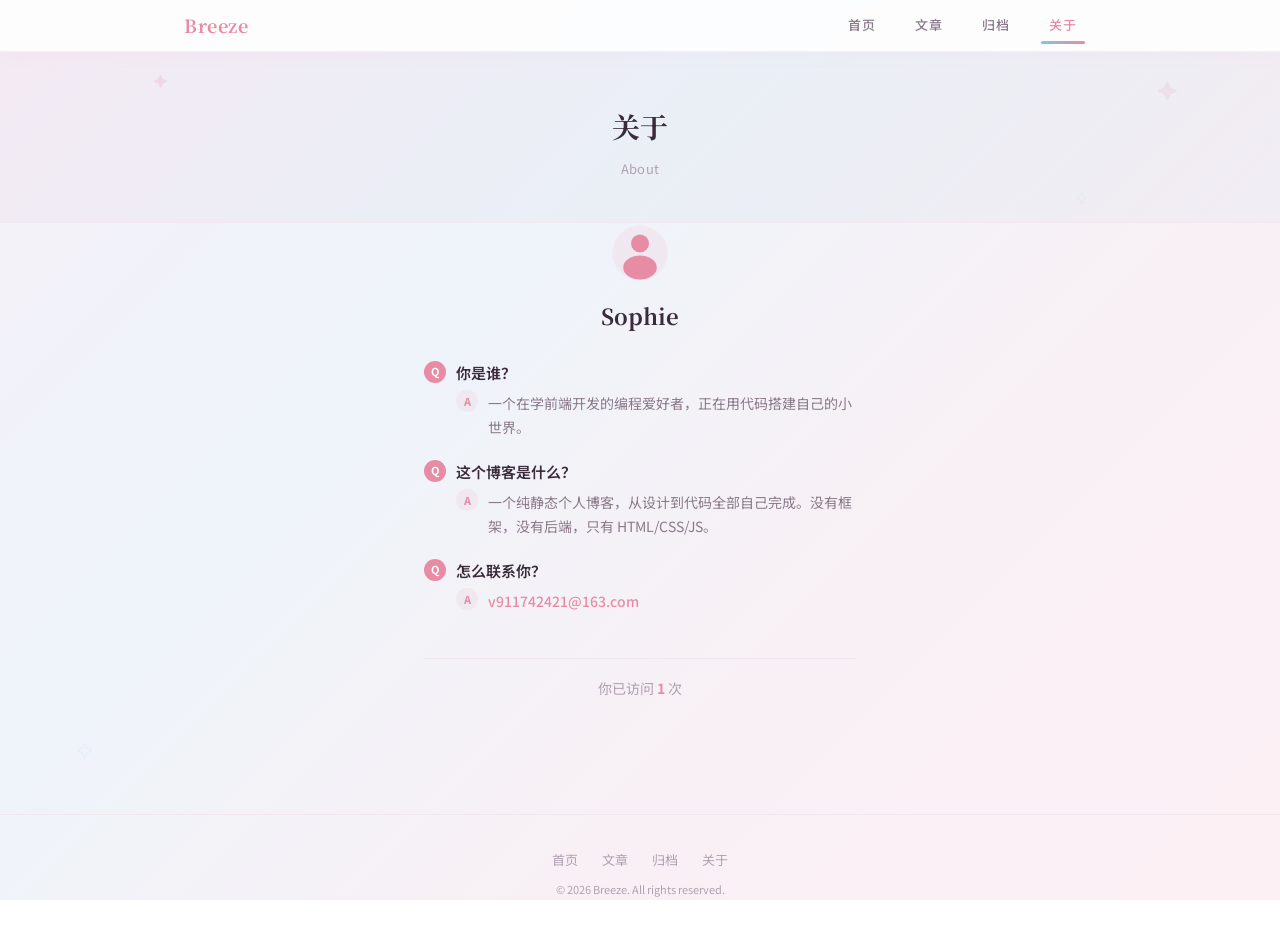
<file: about.html>
<!DOCTYPE html>
<html lang="zh-CN">
<head>
  <meta charset="UTF-8">
  <meta name="viewport" content="width=device-width, initial-scale=1.0">
  <meta name="description" content="关于 Sophie 和这个博客">
  <title>关于 — Breeze</title>
  <link rel="preconnect" href="https://fonts.googleapis.com">
  <link rel="preconnect" href="https://fonts.gstatic.com" crossorigin>
  <link href="https://fonts.googleapis.com/css2?family=Noto+Serif+SC:wght@600;700&family=Noto+Sans+SC:wght@400;500;600&display=swap" rel="stylesheet">
  <link rel="stylesheet" href="css/style.css?v=5">
  <link rel="icon" href="data:image/svg+xml,<svg xmlns='http://www.w3.org/2000/svg' viewBox='0 0 100 100'><text y='.9em' font-size='90'>🌿</text></svg>">
</head>
<body>
  <div class="page-wrap">
  <a href="#main" class="skip-link" data-i18n="skipToMain">跳到主要内容</a>

  <nav class="nav" role="navigation" aria-label="Main navigation">
    <div class="nav-inner">
      <a href="index.html" class="nav-logo">Breeze</a>
      <button type="button" class="nav-toggle" id="navToggle" aria-label="Menu">
        <svg viewBox="0 0 24 24"><path d="M3 18h18v-2H3v2zm0-5h18v-2H3v2zm0-7v2h18V6H3z"/></svg>
      </button>
      <ul class="nav-links" id="navLinks">
        <li><a href="index.html" data-i18n="navHome">首页</a></li>
        <li><a href="blog.html" data-i18n="navBlog">文章</a></li>
        <li><a href="archive.html" data-i18n="navArchive">归档</a></li>
        <li><a href="about.html" aria-current="page" data-i18n="navAbout">关于</a></li>
        <li><a href="admin.html" class="admin-only" data-i18n="navAdmin">管理</a></li>
      </ul>
    </div>
  </nav>

  <main id="main">

    <div class="page-hero">
      <h1 class="page-hero-title">关于</h1>
      <p class="page-hero-sub">About</p>
    </div>

    <div class="qa">
      <div class="qa-avatar">
        <svg viewBox="0 0 100 100">
          <circle cx="50" cy="50" r="46" fill="var(--color-accent-dim)"/>
          <circle cx="50" cy="34" r="15" fill="var(--color-accent)"/>
          <ellipse cx="50" cy="74" rx="28" ry="20" fill="var(--color-accent)"/>
        </svg>
      </div>
      <h2 class="qa-name">Sophie</h2>

      <div class="qa-q">
        <div class="qa-q-mark">Q</div>
        <div class="qa-q-text">你是谁？</div>
      </div>
      <div class="qa-a">
        <div class="qa-a-mark">A</div>
        <div class="qa-a-text">一个在学前端开发的编程爱好者，正在用代码搭建自己的小世界。</div>
      </div>

      <div class="qa-q">
        <div class="qa-q-mark">Q</div>
        <div class="qa-q-text">这个博客是什么？</div>
      </div>
      <div class="qa-a">
        <div class="qa-a-mark">A</div>
        <div class="qa-a-text">一个纯静态个人博客，从设计到代码全部自己完成。没有框架，没有后端，只有 HTML/CSS/JS。</div>
      </div>

      <div class="qa-q">
        <div class="qa-q-mark">Q</div>
        <div class="qa-q-text">怎么联系你？</div>
      </div>
      <div class="qa-a">
        <div class="qa-a-mark">A</div>
        <div class="qa-a-text"><a href="mailto:v911742421@163.com">v911742421@163.com</a></div>
      </div>
    </div>

    <div class="about-visit-info" id="aboutVisitInfo"></div>
  </main>

  <footer class="footer" role="contentinfo">
    <div class="footer-inner">
      <ul class="footer-links">
        <li><a href="index.html" data-i18n="navHome">首页</a></li>
        <li><a href="blog.html" data-i18n="navBlog">文章</a></li>
        <li><a href="archive.html" data-i18n="navArchive">归档</a></li>
        <li><a href="about.html" data-i18n="navAbout">关于</a></li>
      </ul>
      <p data-i18n="footerCopyright">© 2026 Breeze. All rights reserved.</p>
    </div>
  </footer>

  </div>
  <script src="js/utils.js?v=4"></script>
  <script src="js/store.js?v=4"></script>
  <script src="js/main.js?v=4"></script>
  <script src="js/about.js?v=4"></script>
</body>
</html>
</file>
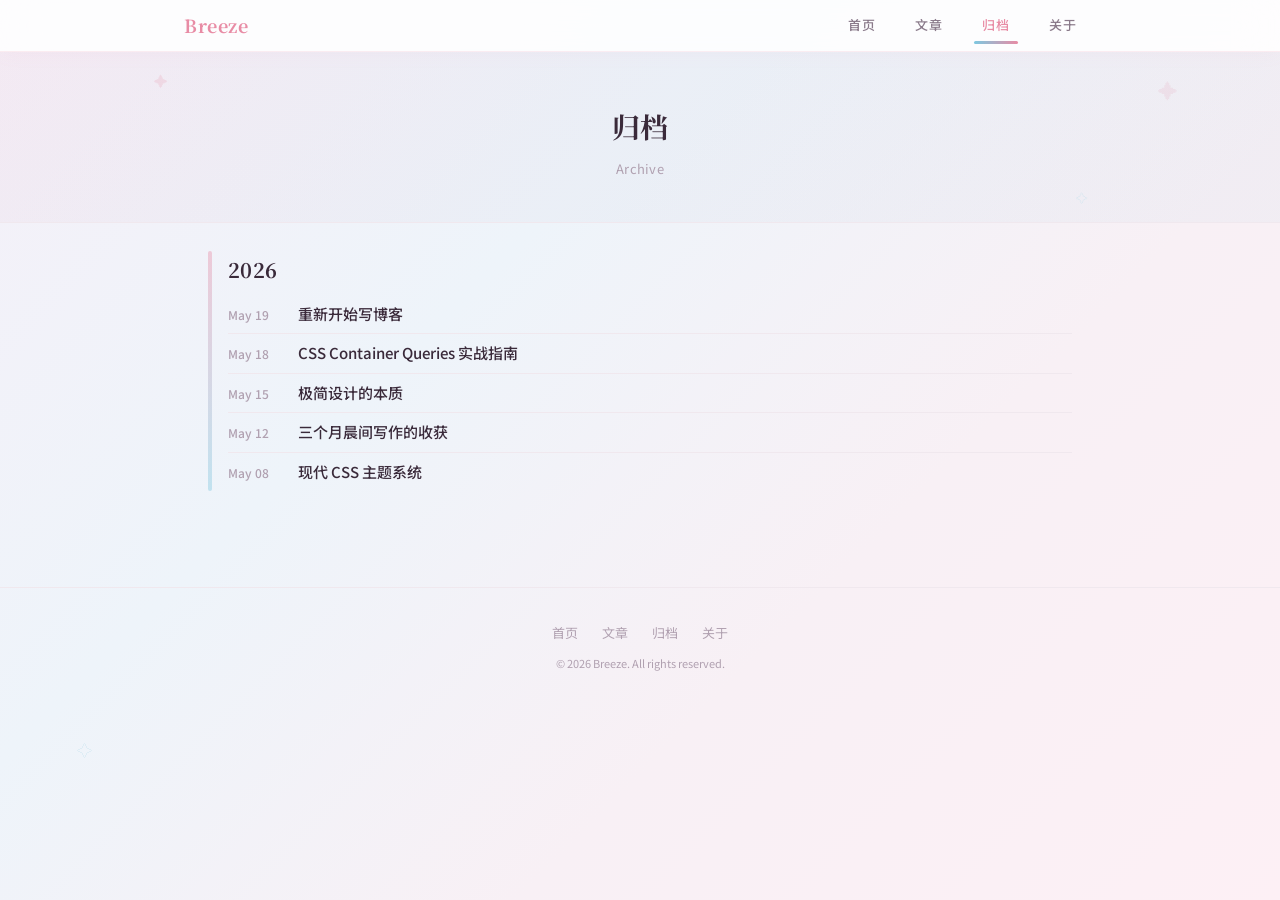
<file: archive.html>
<!DOCTYPE html>
<html lang="zh-CN">
<head>
  <meta charset="UTF-8">
  <meta name="viewport" content="width=device-width, initial-scale=1.0">
  <meta name="description" content="归档">
  <title>归档 — Breeze</title>
  <link rel="preconnect" href="https://fonts.googleapis.com">
  <link rel="preconnect" href="https://fonts.gstatic.com" crossorigin>
  <link href="https://fonts.googleapis.com/css2?family=Noto+Serif+SC:wght@600;700&family=Noto+Sans+SC:wght@400;500;600&display=swap" rel="stylesheet">
  <link rel="stylesheet" href="css/style.css?v=5">
  <link rel="icon" href="data:image/svg+xml,<svg xmlns='http://www.w3.org/2000/svg' viewBox='0 0 100 100'><text y='.9em' font-size='90'>🌿</text></svg>">
</head>
<body>
  <div class="page-wrap">
  <a href="#main" class="skip-link" data-i18n="skipToMain">跳到主要内容</a>

  <nav class="nav" role="navigation" aria-label="Main navigation">
    <div class="nav-inner">
      <a href="index.html" class="nav-logo">Breeze</a>
      <button type="button" class="nav-toggle" id="navToggle" aria-label="Menu">
        <svg viewBox="0 0 24 24"><path d="M3 18h18v-2H3v2zm0-5h18v-2H3v2zm0-7v2h18V6H3z"/></svg>
      </button>
      <ul class="nav-links" id="navLinks">
        <li><a href="index.html" data-i18n="navHome">首页</a></li>
        <li><a href="blog.html" data-i18n="navBlog">文章</a></li>
        <li><a href="archive.html" aria-current="page" data-i18n="navArchive">归档</a></li>
        <li><a href="about.html" data-i18n="navAbout">关于</a></li>
        <li><a href="admin.html" class="admin-only" data-i18n="navAdmin">管理</a></li>
      </ul>
    </div>
  </nav>

  <main id="main">

    <div class="page-hero">
      <h1 class="page-hero-title">归档</h1>
      <p class="page-hero-sub">Archive</p>
    </div>

    <div class="archive-container" id="archiveContainer"></div>
    <div class="empty-state" id="archiveEmpty" style="display:none">
      <svg viewBox="0 0 24 24"><path d="M20 2H4c-1.1 0-2 .9-2 2v18l4-4h14c1.1 0 2-.9 2-2V4c0-1.1-.9-2-2-2zm0 14H5.17L4 17.17V4h16v12z"/></svg>
      <p data-i18n="noPosts">还没有文章</p>
    </div>
  </main>

  <footer class="footer" role="contentinfo">
    <div class="footer-inner">
      <ul class="footer-links">
        <li><a href="index.html" data-i18n="navHome">首页</a></li>
        <li><a href="blog.html" data-i18n="navBlog">文章</a></li>
        <li><a href="archive.html" data-i18n="navArchive">归档</a></li>
        <li><a href="about.html" data-i18n="navAbout">关于</a></li>
      </ul>
      <p data-i18n="footerCopyright">© 2026 Breeze. All rights reserved.</p>
    </div>
  </footer>

  </div>
  <script src="js/utils.js?v=4"></script>
  <script src="js/store.js?v=4"></script>
  <script src="js/main.js?v=4"></script>
  <script src="js/archive.js?v=4"></script>
</body>
</html>
</file>
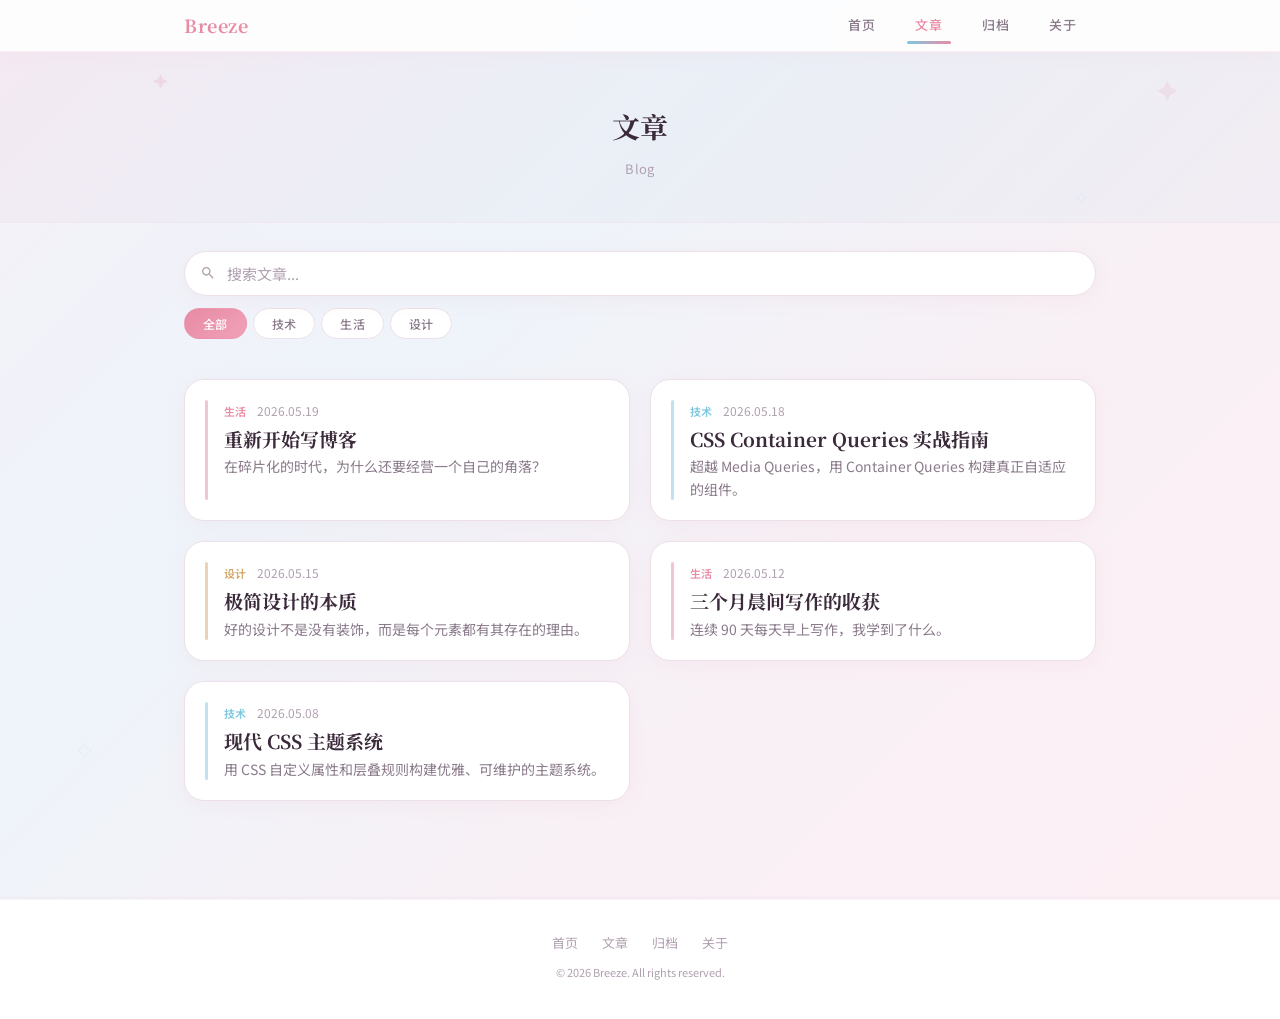
<file: blog.html>
<!DOCTYPE html>
<html lang="zh-CN">
<head>
  <meta charset="UTF-8">
  <meta name="viewport" content="width=device-width, initial-scale=1.0">
  <meta name="description" content="所有文章">
  <title>文章 — Breeze</title>
  <link rel="preconnect" href="https://fonts.googleapis.com">
  <link rel="preconnect" href="https://fonts.gstatic.com" crossorigin>
  <link href="https://fonts.googleapis.com/css2?family=Noto+Serif+SC:wght@600;700&family=Noto+Sans+SC:wght@400;500;600&display=swap" rel="stylesheet">
  <link rel="stylesheet" href="css/style.css?v=5">
  <link rel="icon" href="data:image/svg+xml,<svg xmlns='http://www.w3.org/2000/svg' viewBox='0 0 100 100'><text y='.9em' font-size='90'>🌿</text></svg>">
</head>
<body>
  <div class="page-wrap">
  <a href="#main" class="skip-link" data-i18n="skipToMain">跳到主要内容</a>

  <nav class="nav" role="navigation" aria-label="Main navigation">
    <div class="nav-inner">
      <a href="index.html" class="nav-logo">Breeze</a>
      <button type="button" class="nav-toggle" id="navToggle" aria-label="Menu">
        <svg viewBox="0 0 24 24"><path d="M3 18h18v-2H3v2zm0-5h18v-2H3v2zm0-7v2h18V6H3z"/></svg>
      </button>
      <ul class="nav-links" id="navLinks">
        <li><a href="index.html" data-i18n="navHome">首页</a></li>
        <li><a href="blog.html" aria-current="page" data-i18n="navBlog">文章</a></li>
        <li><a href="archive.html" data-i18n="navArchive">归档</a></li>
        <li><a href="about.html" data-i18n="navAbout">关于</a></li>
        <li><a href="admin.html" class="admin-only" data-i18n="navAdmin">管理</a></li>
      </ul>
    </div>
  </nav>

  <main id="main">

    <div class="page-hero">
      <h1 class="page-hero-title">文章</h1>
      <p class="page-hero-sub">Blog</p>
    </div>

    <div class="toolbar">
      <div class="search-wrap">
        <svg class="search-icon" viewBox="0 0 24 24"><path d="M15.5 14h-.79l-.28-.27C15.41 12.59 16 11.11 16 9.5 16 5.91 13.09 3 9.5 3S3 5.91 3 9.5 5.91 16 9.5 16c1.61 0 3.09-.59 4.23-1.57l.27.28v.79l5 4.99L20.49 19l-4.99-5zm-6 0C7.01 14 5 11.99 5 9.5S7.01 5 9.5 5 14 7.01 14 9.5 11.99 14 9.5 14z"/></svg>
        <input type="search" id="blogSearch" placeholder="Search articles..." data-i18n="search">
      </div>
      <div class="filter-bar" id="filterBar">
        <button type="button" class="filter-btn active" data-category="" data-i18n="allCategories">全部分类</button>
      </div>
    </div>

    <div class="posts-grid" id="postsGrid"></div>
    <div class="empty-state" id="emptyState" style="display:none">
      <svg viewBox="0 0 24 24"><path d="M20 2H4c-1.1 0-2 .9-2 2v18l4-4h14c1.1 0 2-.9 2-2V4c0-1.1-.9-2-2-2zm0 14H5.17L4 17.17V4h16v12z"/></svg>
      <p data-i18n="noMatch">��有匹配的文章</p>
    </div>
  </main>

  <footer class="footer" role="contentinfo">
    <div class="footer-inner">
      <ul class="footer-links">
        <li><a href="index.html" data-i18n="navHome">首页</a></li>
        <li><a href="blog.html" data-i18n="navBlog">文章</a></li>
        <li><a href="archive.html" data-i18n="navArchive">归档</a></li>
        <li><a href="about.html" data-i18n="navAbout">关于</a></li>
      </ul>
      <p data-i18n="footerCopyright">© 2026 Breeze. All rights reserved.</p>
    </div>
  </footer>

  </div>
  <script src="js/utils.js?v=4"></script>
  <script src="js/store.js?v=4"></script>
  <script src="js/main.js?v=4"></script>
  <script src="js/blog.js?v=4"></script>
</body>
</html>
</file>
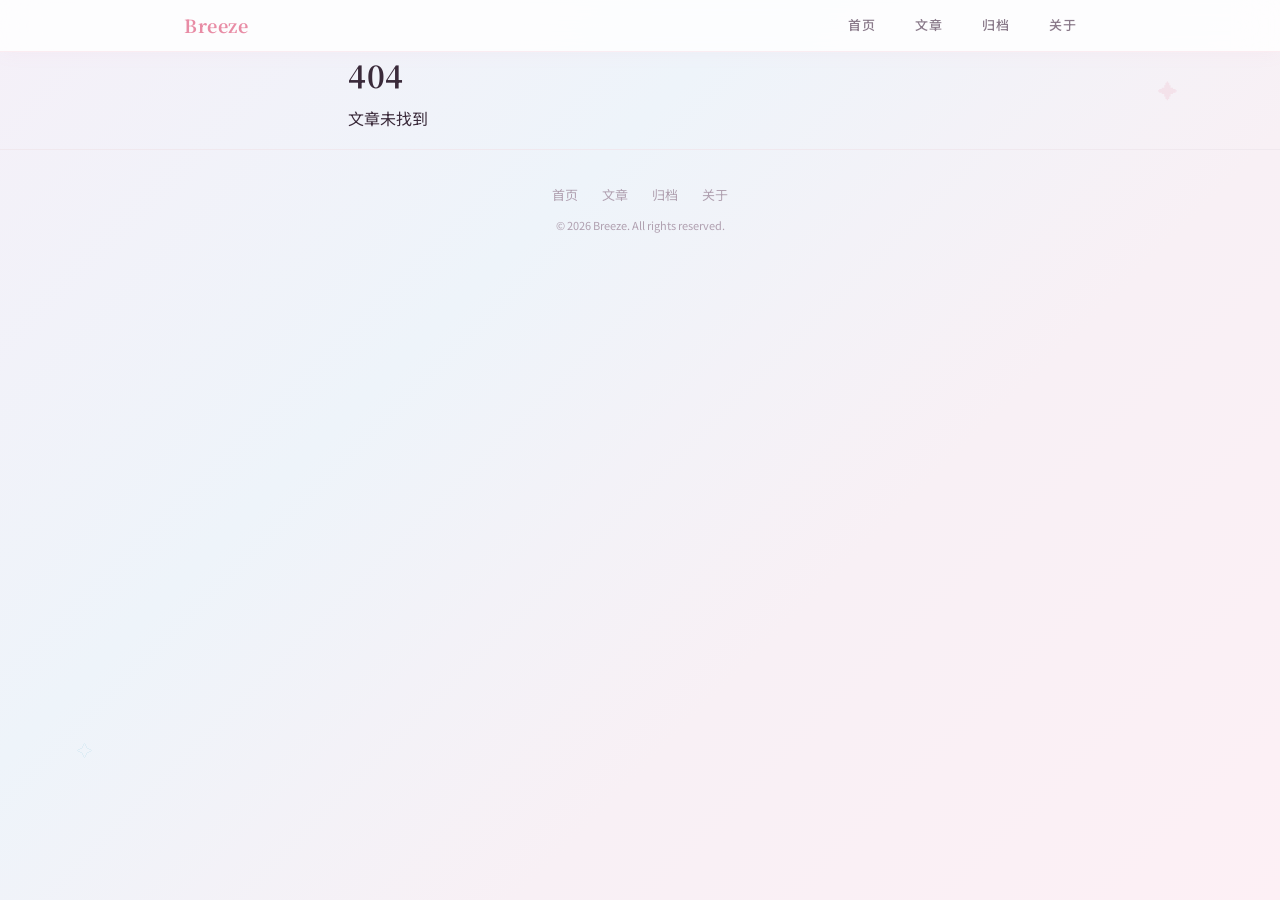
<file: post.html>
<!DOCTYPE html>
<html lang="zh-CN">
<head>
  <meta charset="UTF-8">
  <meta name="viewport" content="width=device-width, initial-scale=1.0">
  <meta name="description" content="博客文章">
  <title>文章 — Breeze</title>
  <link rel="preconnect" href="https://fonts.googleapis.com">
  <link rel="preconnect" href="https://fonts.gstatic.com" crossorigin>
  <link href="https://fonts.googleapis.com/css2?family=Noto+Serif+SC:wght@600;700&family=Noto+Sans+SC:wght@400;500;600&display=swap" rel="stylesheet">
  <link rel="stylesheet" href="css/style.css?v=5">
  <link rel="icon" href="data:image/svg+xml,<svg xmlns='http://www.w3.org/2000/svg' viewBox='0 0 100 100'><text y='.9em' font-size='90'>🌿</text></svg>">
</head>
<body>
  <div class="page-wrap">
  <a href="#main" class="skip-link" data-i18n="skipToMain">跳到主要内容</a>

  <div class="progress-bar" id="progressBar"></div>

  <nav class="nav" role="navigation" aria-label="Main navigation">
    <div class="nav-inner">
      <a href="index.html" class="nav-logo">Breeze</a>
      <button type="button" class="nav-toggle" id="navToggle" aria-label="Menu">
        <svg viewBox="0 0 24 24"><path d="M3 18h18v-2H3v2zm0-5h18v-2H3v2zm0-7v2h18V6H3z"/></svg>
      </button>
      <ul class="nav-links" id="navLinks">
        <li><a href="index.html" data-i18n="navHome">首页</a></li>
        <li><a href="blog.html" data-i18n="navBlog">文章</a></li>
        <li><a href="archive.html" data-i18n="navArchive">归档</a></li>
        <li><a href="about.html" data-i18n="navAbout">关于</a></li>
        <li><a href="admin.html" class="admin-only" data-i18n="navAdmin">管理</a></li>
      </ul>
    </div>
  </nav>

  <main id="main" class="main-top-pad">
    <!-- TOC desktop sidebar -->
    <div class="toc-wrapper" id="tocWrapper">
      <div class="toc-inner" id="tocInner"></div>
    </div>

    <!-- TOC mobile -->
    <button type="button" class="toc-toggle" id="tocMobileToggle" aria-label="Table of Contents">
      <svg viewBox="0 0 24 24"><path d="M3 18h6v-2H3v2zM3 6v2h18V6H3zm0 7h12v-2H3v2z"/></svg>
    </button>
    <div class="toc-mobile-panel" id="tocMobilePanel">
      <div class="toc-inner" id="tocMobileInner"></div>
    </div>

    <!-- Article -->
    <article class="article" id="postArticle">
      <div class="article-inner">
      <div class="article-header">
        <h1 id="postTitle">加载中...</h1>
        <div class="article-meta">
          <span id="postDate"></span>
          <span class="dot"></span>
          <span id="postCategory"></span>
          <span class="dot" id="readingTimeDot" style="display:none"></span>
          <span id="postReadingTime"></span>
          <span id="postWordCount"></span>
        </div>
      </div>
      <p class="article-excerpt" id="postExcerpt"></p>
      <div class="article-content" id="postContent"></div>
      </div>
    </article>

    <!-- 404 -->
    <div class="article" id="postNotFound" style="display:none">
      <div class="article-inner">
      <div class="article-header">
        <h1>404</h1>
        <p>文章未找到</p>
      </div>
      </div>
    </div>

    <!-- Tags & Back -->
    <div class="article-footer" id="postFooter" style="display:none">
      <div class="article-tags" id="postTags"></div>
      <a href="blog.html" class="article-back">
        <svg viewBox="0 0 24 24"><path d="M20 11H7.83l5.59-5.59L12 4l-8 8 8 8 1.41-1.41L7.83 13H20v-2z"/></svg>
        <span data-i18n="backToBlog">返回文章列表</span>
      </a>
    </div>

    <!-- Related Posts -->
    <div class="related-section" id="relatedSection" style="display:none">
      <h2 data-i18n="relatedPosts">相关文章</h2>
      <div class="related-grid" id="relatedPosts"></div>
    </div>
  <footer class="footer" role="contentinfo">
    <div class="footer-inner">
      <ul class="footer-links">
        <li><a href="index.html" data-i18n="navHome">首页</a></li>
        <li><a href="blog.html" data-i18n="navBlog">文章</a></li>
        <li><a href="archive.html" data-i18n="navArchive">归档</a></li>
        <li><a href="about.html" data-i18n="navAbout">关于</a></li>
      </ul>
      <p data-i18n="footerCopyright">© 2026 Breeze. All rights reserved.</p>
    </div>
  </footer>

  </div>
  <script src="js/utils.js?v=4"></script>
  <script src="js/store.js?v=4"></script>
  <script src="js/main.js?v=4"></script>
  <script src="js/post.js?v=4"></script>
</body>
</html>
</file>
<file: css/style.css>
/* ═════════════════════════════════════════════════════════
   Breeze Blog — Anime Dream ✿ 梦幻二次元
   Pastel gradient, sakura pink accents, super rounded.
   ═════════════════════════════════════════════════════════ */

/* ── Custom Properties ── */
:root {
  --color-bg:            #f5f0f8;
  --color-surface:       #ffffff;
  --color-surface-2:     #f7f0fa;
  --color-accent:        #e88ca5;
  --color-accent-h:      #f0a0b8;
  --color-accent-dim:    rgba(232,140,165,0.1);
  --color-accent-blue:   #7ec8e0;
  --color-blue-dim:      rgba(126,200,224,0.1);
  --color-border:        #ede0e8;
  --color-line:          #f0e8ee;
  --color-text:          #3a2a3a;
  --color-text-secondary:#8a7a8a;
  --color-text-muted:    #b0a0b0;

  --font-display: "Noto Serif SC", "Noto Serif", "Georgia", serif;
  --font-body:    "Noto Sans SC", "Hiragino Sans", "Yu Gothic", -apple-system, sans-serif;
  --font-mono:    "Cascadia Code", "JetBrains Mono", ui-monospace, monospace;

  --max-w:        680px;
  --max-w-wide:   960px;
  --nav-h:        52px;
  --radius-card:  20px;
  --radius-pill:  24px;

  --shadow-card:  0 4px 20px rgba(232,140,165,0.08);
  --shadow-hover: 0 8px 32px rgba(232,140,165,0.18);
  --shadow-blue:  0 4px 20px rgba(126,200,224,0.08);
}

/* ── Reset & Base ── */
*, *::before, *::after { box-sizing: border-box; margin: 0; padding: 0; }

html {
  scroll-behavior: smooth;
  -webkit-text-size-adjust: 100%;
  text-size-adjust: 100%;
}

body {
  font-family: var(--font-body);
  font-size: 16px;
  line-height: 1.9;
  color: var(--color-text);
  background: linear-gradient(135deg, #f5f0f8 0%, #eef4fa 35%, #f8f0f5 65%, #fdf0f5 100%);
  background-attachment: fixed;
  -webkit-font-smoothing: antialiased;
  position: relative;
  overflow-x: hidden;
}

/* Decorative anime sparkles */
body::before {
  content: '✦';
  position: fixed;
  top: 8%;
  right: 8%;
  font-size: 20px;
  color: rgba(232,140,165,0.15);
  pointer-events: none;
  z-index: 0;
  animation: floatSparkle 6s ease-in-out infinite;
}
body::after {
  content: '✧';
  position: fixed;
  bottom: 15%;
  left: 6%;
  font-size: 16px;
  color: rgba(126,200,224,0.15);
  pointer-events: none;
  z-index: 0;
  animation: floatSparkle 8s ease-in-out infinite reverse;
}

@keyframes floatSparkle {
  0%, 100% { transform: translateY(0) rotate(0deg); }
  50% { transform: translateY(-20px) rotate(180deg); }
}

a { color: var(--color-accent); text-decoration: none; transition: color 0.2s; }
a:hover { color: var(--color-accent-h); }

img { max-width: 100%; height: auto; display: block; }
svg { display: block; fill: currentColor; }

::selection { background: var(--color-accent-dim); color: var(--color-accent); }

/* ── Skip Link ── */
.skip-link {
  position: absolute;
  top: -100px; left: 16px;
  z-index: 1000;
  padding: 8px 16px;
  background: var(--color-accent);
  color: #fff;
  font-size: 14px;
  border-radius: var(--radius-pill);
  font-weight: 500;
  transition: top 0.2s;
}
.skip-link:focus { top: 12px; }

/* ══ Nav — anime glassmorphism ══ */
.nav {
  position: fixed;
  top: 0; left: 0; right: 0;
  z-index: 100;
  height: var(--nav-h);
  background: rgba(255,255,255,0.82);
  -webkit-backdrop-filter: blur(20px);
  backdrop-filter: blur(20px);
  border-bottom: 1px solid rgba(232,140,165,0.15);
  box-shadow: 0 1px 20px rgba(232,140,165,0.06);
}

.nav-inner {
  max-width: var(--max-w-wide);
  margin: 0 auto;
  padding: 0 24px;
  height: 100%;
  display: flex;
  align-items: center;
  justify-content: space-between;
}

.nav-logo {
  font-family: var(--font-display);
  font-size: 18px;
  font-weight: 700;
  color: var(--color-accent);
  letter-spacing: 0.5px;
  transition: all 0.2s;
  position: relative;
}
.nav-logo:hover {
  text-shadow: 0 0 24px rgba(232,140,165,0.3);
}

.nav-links {
  display: flex;
  list-style: none;
  gap: 0;
  align-items: center;
  height: 100%;
}

.nav-links a {
  display: flex;
  align-items: center;
  height: 100%;
  padding: 0 20px;
  font-size: 13px;
  font-weight: 500;
  color: var(--color-text-secondary);
  letter-spacing: 0.5px;
  transition: color 0.2s;
  position: relative;
}
/* Subtle nav link entrance delay */
.nav-links li:nth-child(1) a { animation-delay: 0.05s; }
.nav-links li:nth-child(2) a { animation-delay: 0.1s; }
.nav-links li:nth-child(3) a { animation-delay: 0.15s; }
.nav-links li:nth-child(4) a { animation-delay: 0.2s; }
.nav-links li:nth-child(5) a { animation-delay: 0.25s; }

.nav-links a::after {
  content: '';
  position: absolute;
  bottom: -6px; left: 50%;
  transform: translateX(-50%);
  width: 0;
  height: 3px;
  background: linear-gradient(90deg, var(--color-accent-blue), var(--color-accent));
  border-radius: 2px;
  transition: width 0.3s ease, opacity 0.3s ease;
  opacity: 0;
}
.nav-links a:hover::after {
  width: 20px;
  opacity: 1;
}
.nav-links a:hover { color: var(--color-accent); }
.nav-links a[aria-current="page"] { color: var(--color-accent); }
.nav-links a[aria-current="page"]::after {
  width: 44px;
  height: 3px;
  opacity: 1;
  background: linear-gradient(90deg, var(--color-accent-blue), var(--color-accent), var(--color-accent-blue));
  background-size: 200% 100%;
  border-radius: 2px;
  animation: underlineSlide 0.6s ease-out, shimmer 3s ease-in-out infinite 0.6s;
}

@keyframes underlineSlide {
  from { width: 0; opacity: 0; }
  to   { width: 44px; opacity: 1; }
}

@keyframes shimmer {
  0%, 100% { background-position: 0% 50%; }
  50% { background-position: 100% 50%; }
}

.nav-links .admin-only { display: none; }
body.admin-mode .nav-links .admin-only { display: flex; }

.nav-toggle {
  display: none;
  background: none;
  border: none;
  cursor: pointer;
  width: 36px; height: 36px;
  padding: 8px;
  color: var(--color-text-secondary);
  border-radius: 8px;
  transition: background 0.2s;
}
.nav-toggle:hover { background: var(--color-accent-dim); }
.nav-toggle svg { width: 20px; height: 20px; }

/* ══ Page Hero (inner pages) ══ */
.page-hero {
  margin-top: var(--nav-h);
  padding: 48px 24px 40px;
  text-align: center;
  position: relative;
  overflow: hidden;
  background: linear-gradient(135deg, rgba(232,140,165,0.06) 0%, rgba(126,200,224,0.06) 100%);
  border-bottom: 1px solid var(--color-line);
}
.page-hero::before {
  content: '✦';
  position: absolute;
  top: 16px;
  left: 12%;
  font-size: 14px;
  color: rgba(232,140,165,0.2);
  pointer-events: none;
  animation: floatSparkle 7s ease-in-out infinite;
}
.page-hero::after {
  content: '✧';
  position: absolute;
  bottom: 12px;
  right: 15%;
  font-size: 12px;
  color: rgba(126,200,224,0.2);
  pointer-events: none;
  animation: floatSparkle 9s ease-in-out infinite reverse;
}

.page-hero-title {
  font-family: var(--font-display);
  font-size: 28px;
  font-weight: 700;
  color: var(--color-text);
  letter-spacing: 0.5px;
  margin-bottom: 4px;
}

.page-hero-sub {
  font-size: 13px;
  color: var(--color-text-muted);
  letter-spacing: 0.3px;
}

/* ══ Masthead (homepage only) ══ */
.masthead {
  margin-top: var(--nav-h);
  position: relative;
  height: 520px;
  overflow: hidden;
}
.masthead::before {
  content: '✦';
  position: absolute;
  top: 12%;
  right: 10%;
  font-size: 18px;
  color: rgba(232,140,165,0.15);
  pointer-events: none;
  z-index: 1;
  animation: floatSparkle 6s ease-in-out infinite;
}
.masthead::after {
  content: '✧';
  position: absolute;
  bottom: 20%;
  left: 8%;
  font-size: 14px;
  color: rgba(126,200,224,0.15);
  pointer-events: none;
  z-index: 1;
  animation: floatSparkle 8s ease-in-out infinite reverse;
}

.masthead-bg {
  position: absolute;
  inset: 0;
}
.masthead-bg img {
  width: 100%;
  height: 100%;
  object-fit: cover;
  object-position: center 15%;
}

.masthead-overlay {
  position: absolute;
  inset: 0;
  background: linear-gradient(135deg, rgba(232,140,165,0.25) 0%, rgba(126,200,224,0.15) 50%, transparent 70%);
}

.masthead-content {
  position: absolute;
  bottom: 40px;
  left: 0;
  right: 0;
  padding: 0 40px;
  max-width: var(--max-w-wide);
  margin: 0 auto;
}

.masthead-title {
  font-family: var(--font-display);
  font-size: 36px;
  font-weight: 700;
  color: #fff;
  line-height: 1.2;
  letter-spacing: 1px;
  margin-bottom: 4px;
  text-shadow: 0 2px 16px rgba(232,140,165,0.35);
  animation: titleUp 0.8s ease-out;
}

.masthead-sub {
  font-size: 15px;
  color: rgba(255,255,255,0.85);
  font-weight: 400;
  letter-spacing: 0.3px;
  animation: titleUp 0.8s ease-out 0.15s both;
}

@keyframes titleUp {
  from { opacity: 0; transform: translateY(16px); }
  to   { opacity: 1; transform: translateY(0); }
}

/* ══ Footer ══ */
.footer {
  padding: 28px 24px 36px;
  border-top: 1px solid var(--color-line);
  text-align: center;
}

.footer-inner {
  max-width: var(--max-w-wide);
  margin: 0 auto;
}

.footer-links {
  display: flex;
  justify-content: center;
  flex-wrap: wrap;
  gap: 8px 24px;
  list-style: none;
  margin-bottom: 6px;
}

.footer-links a {
  font-size: 13px;
  color: var(--color-text-muted);
}
.footer-links a:hover { color: var(--color-accent); }

.footer p { font-size: 11px; color: var(--color-text-muted); }

/* ══ Page Fade-in ══ */
@keyframes fadeIn {
  from { opacity: 0; transform: translateY(6px); }
  to   { opacity: 1; transform: translateY(0); }
}
main {
  animation: fadeIn 0.45s ease-out;
}

/* ══ Home Page Sections ══ */
.home-sections {
  max-width: var(--max-w-wide);
  margin: 0 auto;
  padding: 40px 24px 48px;
}

.home-section {
  margin-bottom: 44px;
}

.section-label {
  display: flex;
  align-items: center;
  gap: 12px;
  margin-bottom: 20px;
  font-family: var(--font-display);
  font-size: 20px;
  font-weight: 700;
  color: var(--color-text);
  letter-spacing: 0.5px;
}

.section-label::before {
  content: '✿';
  font-size: 16px;
  color: var(--color-accent);
  font-weight: 400;
}

.section-label::after {
  content: '';
  flex: 1;
  height: 1px;
  background: linear-gradient(90deg, var(--color-border), transparent);
}

/* ── Latest Grid ── */
.home-post-card {
  background: var(--color-surface);
  border: 1px solid var(--color-border);
  padding: 24px;
  border-radius: var(--radius-card);
  transition: box-shadow 0.25s, transform 0.25s, border-color 0.25s;
  box-shadow: var(--shadow-card);
}
.home-post-card:hover {
  box-shadow: var(--shadow-hover);
  transform: translateY(-3px);
  border-color: rgba(232,140,165,0.2);
}

.home-post-card .tag {
  display: inline-block;
  font-size: 11px;
  font-weight: 600;
  color: var(--color-accent);
  letter-spacing: 0.5px;
  margin-bottom: 5px;
  background: var(--color-accent-dim);
  padding: 3px 12px;
  border-radius: var(--radius-pill);
}

.home-post-card h3 {
  font-family: var(--font-display);
  font-size: 18px;
  font-weight: 700;
  line-height: 1.3;
  margin-bottom: 2px;
}
.home-post-card h3 a { color: var(--color-text); }
.home-post-card h3 a:hover { color: var(--color-accent); }

.home-post-card .date {
  font-size: 12px;
  color: var(--color-text-muted);
  margin-bottom: 6px;
}

.home-post-card .excerpt {
  font-size: 14px;
  color: var(--color-text-secondary);
  line-height: 1.6;
}

/* ── Latest List (cards) ── */
.latest-list {
  list-style: none;
  display: grid;
  grid-template-columns: 1fr 1fr;
  gap: 20px;
}

.section-link {
  display: inline-block;
  margin-top: 16px;
  font-size: 14px;
  font-weight: 500;
  color: var(--color-accent-blue);
}
.section-link:hover { color: var(--color-accent); }

/* ── Sidebar Info (home) ── */
.home-info {
  display: grid;
  grid-template-columns: repeat(4, 1fr);
  gap: 16px;
  max-width: var(--max-w-wide);
  margin: 0 auto;
  padding: 0 24px 40px;
}

.home-info-card {
  background: var(--color-surface);
  border: 1px solid var(--color-border);
  padding: 20px 24px;
  border-radius: var(--radius-card);
  box-shadow: var(--shadow-card);
  transition: box-shadow 0.25s, transform 0.25s, border-color 0.25s;
}
.home-info-card:hover {
  box-shadow: var(--shadow-hover);
  transform: translateY(-3px);
  border-color: rgba(232,140,165,0.15);
}

.home-info-card .label {
  font-size: 11px;
  font-weight: 600;
  color: var(--color-text-muted);
  text-transform: uppercase;
  letter-spacing: 0.8px;
  margin-bottom: 6px;
}

.home-info-card .value {
  font-size: 22px;
  font-family: var(--font-display);
  font-weight: 700;
  color: var(--color-text);
  line-height: 1.2;
}

.home-info-card .desc {
  font-size: 13px;
  color: var(--color-text-secondary);
  line-height: 1.5;
  margin-top: 2px;
}

.home-quote-text {
  font-size: 14px;
  color: var(--color-text-secondary);
  line-height: 1.7;
  height: 72px;
  overflow-y: auto;
}

.home-quote-btn {
  background: none;
  border: none;
  cursor: pointer;
  color: var(--color-text-muted);
  font-size: 14px;
  padding: 4px 0 0;
  font-family: inherit;
  transition: color 0.2s;
}
.home-quote-btn:hover { color: var(--color-accent); }

/* ── Featured Card ── */
.featured-card {
  background: var(--color-surface);
  border: 1px solid var(--color-border);
  border-radius: var(--radius-card);
  padding: 28px 32px;
  box-shadow: var(--shadow-card);
  transition: box-shadow 0.3s, transform 0.3s, border-color 0.3s;
}
.featured-card:hover {
  box-shadow: var(--shadow-hover);
  transform: translateY(-3px);
  border-color: rgba(232,140,165,0.2);
}

.featured-badge {
  display: inline-block;
  font-size: 11px;
  font-weight: 600;
  color: #fff;
  background: linear-gradient(135deg, var(--color-accent), #f0a0b8);
  padding: 3px 14px;
  border-radius: var(--radius-pill);
  letter-spacing: 0.5px;
  margin-bottom: 8px;
}

.featured-title {
  font-family: var(--font-display);
  font-size: 24px;
  font-weight: 700;
  line-height: 1.3;
  margin-bottom: 4px;
}
.featured-title a { color: var(--color-text); }
.featured-title a:hover { color: var(--color-accent); }

.featured-date {
  font-size: 13px;
  color: var(--color-text-muted);
  margin-bottom: 8px;
}

.featured-excerpt {
  font-size: 15px;
  color: var(--color-text-secondary);
  line-height: 1.7;
}

.featured-row {
  display: grid;
  grid-template-columns: 1fr;
  gap: 24px;
  align-items: start;
}

/* ══ Main (inner pages) ══ */
main { padding-bottom: 48px; }
.main-top-pad { padding-top: 28px; }

/* ══ Toolbar (Blog) ══ */
.toolbar {
  max-width: var(--max-w-wide);
  margin: 0 auto;
  padding: 28px 24px 20px;
}

.blog-section-title {
  font-family: var(--font-display);
  font-size: 24px;
  font-weight: 700;
  color: var(--color-text);
  margin-bottom: 12px;
  letter-spacing: 0.5px;
}

.search-wrap {
  position: relative;
  margin-bottom: 12px;
}

.search-icon {
  position: absolute;
  top: 50%;
  left: 16px;
  transform: translateY(-50%);
  width: 16px;
  height: 16px;
  color: var(--color-text-muted);
  pointer-events: none;
  transition: color 0.2s;
}
.search-wrap:focus-within .search-icon { color: var(--color-accent); }

.search-wrap input {
  width: 100%;
  padding: 11px 16px 11px 42px;
  font-size: 15px;
  font-family: inherit;
  border: 1px solid var(--color-border);
  border-radius: var(--radius-pill);
  color: var(--color-text);
  background: var(--color-surface);
  outline: none;
  transition: border-color 0.2s, box-shadow 0.2s;
  box-shadow: var(--shadow-card);
}
.search-wrap input:focus {
  border-color: var(--color-accent);
  box-shadow: 0 0 0 4px rgba(232,140,165,0.1);
}
.search-wrap input::placeholder { color: var(--color-text-muted); }

.filter-bar {
  display: flex;
  flex-wrap: wrap;
  gap: 6px;
  margin-bottom: 20px;
}

.filter-btn {
  padding: 6px 18px;
  font-size: 12px;
  font-weight: 500;
  font-family: inherit;
  border: 1px solid var(--color-border);
  border-radius: var(--radius-pill);
  background: var(--color-surface);
  color: var(--color-text-secondary);
  cursor: pointer;
  letter-spacing: 0.3px;
  transition: all 0.2s;
}
.filter-btn:hover { border-color: var(--color-accent); color: var(--color-accent); }
.filter-btn.active {
  background: linear-gradient(135deg, var(--color-accent), #f0a0b8);
  color: #fff;
  border-color: transparent;
}

.posts-grid {
  max-width: var(--max-w-wide);
  margin: 0 auto;
  padding: 0 24px 48px;
  display: grid;
  grid-template-columns: 1fr 1fr;
  gap: 20px;
}

.post-card {
  background: var(--color-surface);
  border: 1px solid var(--color-border);
  border-radius: var(--radius-card);
  padding: 24px;
  box-shadow: var(--shadow-card);
  transition: box-shadow 0.25s, transform 0.25s, border-color 0.25s;
}
.post-card:hover {
  box-shadow: var(--shadow-hover);
  transform: translateY(-3px);
  border-color: rgba(232,140,165,0.2);
}

/* ══ Card Blog — minimal list style ══ */
.blist {
  display: flex;
  gap: 16px;
  padding: 20px;
  background: var(--color-surface);
  border: 1px solid var(--color-border);
  border-radius: var(--radius-card);
  transition: box-shadow 0.25s, transform 0.25s;
  box-shadow: var(--shadow-card);
}
.blist:hover {
  box-shadow: var(--shadow-hover);
  transform: translateY(-2px);
}

.blist-bar {
  flex-shrink: 0;
  width: 3px;
  border-radius: 2px;
  background: var(--c, var(--color-accent));
  opacity: 0.5;
  transition: opacity 0.25s;
}
.blist:hover .blist-bar { opacity: 1; }

.blist-body { flex: 1; min-width: 0; }

.blist-meta {
  display: flex;
  align-items: center;
  gap: 10px;
  margin-bottom: 4px;
}

.blist-cat {
  font-size: 11px;
  font-weight: 600;
  color: var(--c, var(--color-accent));
  letter-spacing: 0.3px;
}

.blist-date {
  font-size: 12px;
  color: var(--color-text-muted);
}

.blist-title {
  font-family: var(--font-display);
  font-size: 19px;
  font-weight: 700;
  line-height: 1.3;
  margin-bottom: 4px;
}
.blist-title a { color: var(--color-text); }
.blist-title a:hover { color: var(--c, var(--color-accent)); }

.blist-excerpt {
  font-size: 14px;
  color: var(--color-text-secondary);
  line-height: 1.6;
}

.empty-state {
  text-align: center;
  padding: 60px 24px;
  color: var(--color-text-muted);
}
.empty-state svg { width: 32px; height: 32px; margin: 0 auto 12px; opacity: 0.3; }
.empty-state p { font-size: 14px; }

/* ══ Article (Post page) ══ */
.article {
  max-width: var(--max-w);
  margin: 0 auto;
  padding: 0 24px;
}

.article-inner {
  max-width: var(--max-w);
  margin: 0 auto;
  padding: 0 24px;
}

.article-header {
  padding: 28px 0 16px;
}

.article-header h1 {
  font-family: var(--font-display);
  font-size: 30px;
  font-weight: 700;
  line-height: 1.3;
  letter-spacing: 0.5px;
  margin-bottom: 8px;
  color: var(--color-text);
}

.article-meta {
  font-size: 13px;
  color: var(--color-text-secondary);
}

.article-meta .dot {
  display: inline-block;
  width: 3px; height: 3px;
  background: var(--color-text-muted);
  vertical-align: middle;
  margin: 0 8px;
  border-radius: 50%;
}

.article-excerpt {
  font-size: 16px;
  color: var(--color-text-secondary);
  line-height: 1.7;
  margin-bottom: 16px;
  padding-bottom: 16px;
  border-bottom: 1px solid var(--color-line);
}

.article-content {
  font-size: 16px;
  line-height: 2;
  color: var(--color-text);
}

.article-content h2 {
  font-family: var(--font-display);
  font-size: 22px;
  font-weight: 700;
  margin: 40px 0 10px;
  letter-spacing: 0.3px;
  padding-bottom: 6px;
  border-bottom: 1px solid var(--color-line);
}

.article-content h3 {
  font-family: var(--font-display);
  font-size: 18px;
  font-weight: 600;
  margin: 28px 0 8px;
}

.article-content p { margin-bottom: 16px; }

.article-content a { text-decoration: underline; text-underline-offset: 2px; }

.article-content blockquote {
  margin: 28px 0;
  padding: 12px 24px;
  border-left: 3px solid var(--color-accent);
  background: var(--color-surface);
  color: var(--color-text-secondary);
  font-style: italic;
  border-radius: 0 12px 12px 0;
}
.article-content blockquote p { margin-bottom: 0; }

.article-content pre {
  margin: 24px 0;
  padding: 16px 20px;
  background: var(--color-surface);
  border: 1px solid var(--color-border);
  border-radius: 12px;
  overflow-x: auto;
  font-size: 14px;
  line-height: 1.7;
  font-family: var(--font-mono);
}

.article-content code {
  font-size: 0.85em;
  padding: 2px 6px;
  background: var(--color-surface-2);
  font-family: var(--font-mono);
  border-radius: 4px;
  color: var(--color-accent);
}
.article-content pre code { padding: 0; background: none; border: none; color: inherit; }

.article-content ul, .article-content ol {
  margin: 16px 0;
  padding-left: 24px;
}
.article-content li { margin-bottom: 6px; }

.article-content hr {
  margin: 40px 0;
  border: none;
  height: 1px;
  background: linear-gradient(90deg, transparent, var(--color-line), transparent);
}

.article-content img {
  margin: 28px auto;
  cursor: zoom-in;
}

/* ── Article Footer ── */
.article-footer {
  max-width: var(--max-w);
  margin: 0 auto;
  padding: 0 24px 36px;
}

.article-tags { display: flex; flex-wrap: wrap; gap: 6px; margin-bottom: 16px; }

.article-tags .tag {
  display: inline-block;
  padding: 4px 14px;
  background: var(--color-accent-dim);
  font-size: 12px;
  font-weight: 500;
  color: var(--color-accent);
  border-radius: var(--radius-pill);
}

.article-back {
  display: inline-flex;
  align-items: center;
  gap: 4px;
  font-size: 14px;
  color: var(--color-text-secondary);
}
.article-back:hover { color: var(--color-accent); }
.article-back svg { width: 14px; height: 14px; }

/* ── Related ── */
.related-section {
  max-width: var(--max-w);
  margin: 0 auto;
  padding: 0 24px 48px;
}

.related-section h2 {
  font-family: var(--font-display);
  font-size: 18px;
  font-weight: 700;
  color: var(--color-text);
  margin-bottom: 14px;
}

.related-grid {
  display: grid;
  grid-template-columns: repeat(3, 1fr);
  gap: 12px;
}

.related-card {
  background: var(--color-surface);
  border: 1px solid var(--color-border);
  padding: 18px 20px;
  border-radius: var(--radius-card);
  transition: box-shadow 0.2s, border-color 0.2s;
  box-shadow: var(--shadow-card);
}
.related-card:hover {
  box-shadow: var(--shadow-hover);
  border-color: rgba(232,140,165,0.15);
}

.related-card .meta {
  font-size: 12px;
  color: var(--color-text-secondary);
  margin-bottom: 4px;
}

.related-card h3 {
  font-size: 15px;
  font-weight: 600;
  line-height: 1.4;
}
.related-card h3 a { color: var(--color-text); }
.related-card h3 a:hover { color: var(--color-accent); }

/* ══ Archive (timeline) ══ */
.archive-container {
  max-width: var(--max-w-wide);
  margin: 0 auto;
  padding: 28px 24px 48px;
}

/* ══ Archive — block list ══ */
.barch {
  display: flex;
  gap: 16px;
  margin-bottom: 16px;
  padding: 0 24px;
}
.barch:last-child { margin-bottom: 0; }

.barch-strip {
  flex-shrink: 0;
  width: 4px;
  background: linear-gradient(180deg, var(--color-accent), var(--color-accent-blue), var(--color-accent));
  background-size: 100% 200%;
  border-radius: 2px;
  opacity: 0.4;
  animation: stripGrow 0.6s ease-out, stripShimmer 4s ease-in-out infinite 0.6s;
}

@keyframes stripGrow {
  from { opacity: 0; }
  to   { opacity: 0.4; }
}

@keyframes stripShimmer {
  0%, 100% { background-position: 0% 0%; }
  50% { background-position: 0% 100%; }
}

.barch-body { flex: 1; min-width: 0; }

.barch-year {
  font-family: var(--font-display);
  font-size: 20px;
  font-weight: 700;
  color: var(--color-text);
  margin-bottom: 6px;
  letter-spacing: 0.3px;
}

.barch-post {
  display: flex;
  align-items: baseline;
  gap: 10px;
  padding: 5px 0;
  border-bottom: 1px solid var(--color-line);
}
.barch-post:last-child { border-bottom: none; }

.barch-d {
  flex-shrink: 0;
  width: 60px;
  font-size: 12px;
  color: var(--color-text-muted);
  font-weight: 500;
  font-variant-numeric: tabular-nums;
}

.barch-t {
  font-size: 15px;
  font-weight: 500;
  color: var(--color-text);
  text-decoration: none;
  transition: color 0.15s;
}
.barch-t:hover { color: var(--color-accent); }

/* ══ About ══ */

/* ══ About — Q&A ══ */
.qa {
  max-width: 480px;
  margin: 0 auto;
  padding: 0 24px 24px;
}

.qa-avatar {
  width: 60px; height: 60px;
  margin: 0 auto 12px;
}
.qa-avatar svg { width: 100%; height: 100%; }

.qa-name {
  font-family: var(--font-display);
  font-size: 22px;
  font-weight: 700;
  color: var(--color-text);
  text-align: center;
  margin-bottom: 24px;
}

.qa-q {
  display: flex;
  gap: 10px;
  align-items: flex-start;
  margin-bottom: 6px;
}

.qa-q-mark {
  flex-shrink: 0;
  width: 22px; height: 22px;
  background: var(--color-accent);
  color: #fff;
  font-size: 11px;
  font-weight: 700;
  border-radius: 50%;
  display: flex;
  align-items: center;
  justify-content: center;
}

.qa-q-text {
  font-size: 15px;
  font-weight: 600;
  color: var(--color-text);
  line-height: 1.5;
  padding-top: 1px;
}

.qa-a {
  display: flex;
  gap: 10px;
  align-items: flex-start;
  margin-bottom: 20px;
  padding-left: 32px;
}

.qa-a-mark {
  flex-shrink: 0;
  width: 22px; height: 22px;
  background: var(--color-accent-dim);
  color: var(--color-accent);
  font-size: 11px;
  font-weight: 700;
  border-radius: 50%;
  display: flex;
  align-items: center;
  justify-content: center;
}

.qa-a-text {
  font-size: 14px;
  line-height: 1.7;
  color: var(--color-text-secondary);
  padding-top: 2px;
}

.qa-a-text a {
  font-weight: 500;
  color: var(--color-accent);
}

.about-visit-info {
  max-width: 480px;
  margin: 0 auto;
  padding: 0 24px 48px;
}

.about-visit-info p {
  font-size: 13px;
  color: var(--color-text-muted);
  padding: 12px 16px;
  background: var(--color-surface);
  border: 1px solid var(--color-border);
  border-radius: var(--radius-card);
  line-height: 1.6;
  text-align: center;
}

/* ══ TOC ══ */
.toc-wrapper {
  position: fixed;
  top: 80px;
  left: calc(50% + 360px);
  width: 170px;
  max-height: calc(100vh - 140px);
  overflow-y: auto;
  z-index: 50;
}

.toc-label {
  font-size: 11px;
  font-weight: 600;
  color: var(--color-text-muted);
  text-transform: uppercase;
  letter-spacing: 0.8px;
  margin-bottom: 10px;
}

.toc-link {
  display: block;
  padding: 3px 0 3px 10px;
  font-size: 13px;
  color: var(--color-text-muted);
  border-left: 1px solid var(--color-border);
  transition: all 0.15s;
}
.toc-link:hover { color: var(--color-accent); border-left-color: var(--color-accent); }
.toc-link.active { color: var(--color-accent); border-left-color: var(--color-accent); }

@media (max-width: 1100px) {
  .toc-wrapper { display: none; }
}

/* ── TOC Mobile ── */
.toc-toggle {
  position: fixed;
  bottom: 72px; left: 24px;
  z-index: 80;
  width: 40px; height: 40px;
  background: var(--color-surface);
  border: 1px solid var(--color-border);
  border-radius: 50%;
  color: var(--color-text-secondary);
  cursor: pointer;
  display: none;
  align-items: center;
  justify-content: center;
  transition: all 0.2s;
  box-shadow: var(--shadow-card);
}
.toc-toggle:hover {
  border-color: var(--color-accent);
  color: var(--color-accent);
  box-shadow: var(--shadow-hover);
}
.toc-toggle svg { width: 18px; height: 18px; }

.toc-mobile-panel {
  position: fixed;
  bottom: 120px; left: 24px;
  z-index: 81;
  min-width: 200px;
  max-height: 300px;
  overflow-y: auto;
  background: var(--color-surface);
  border: 1px solid var(--color-border);
  border-radius: 16px;
  padding: 12px 16px;
  opacity: 0;
  pointer-events: none;
  transform: translateY(8px);
  transition: all 0.25s;
  box-shadow: var(--shadow-hover);
}
.toc-mobile-panel.open { opacity: 1; pointer-events: auto; transform: translateY(0); }

/* ══ Progress Bar ══ */
.progress-bar {
  position: fixed;
  top: var(--nav-h); left: 0;
  height: 2px;
  background: linear-gradient(90deg, var(--color-accent-blue), var(--color-accent));
  z-index: 99;
  width: 0%;
  transition: width 0.1s linear;
}

/* ══ Back to Top ══ */
.back-to-top {
  position: fixed;
  bottom: 72px; right: 24px;
  z-index: 80;
  width: 40px; height: 40px;
  background: var(--color-surface);
  border: 1px solid var(--color-border);
  border-radius: 50%;
  color: var(--color-text-muted);
  cursor: pointer;
  display: flex;
  align-items: center;
  justify-content: center;
  opacity: 0;
  pointer-events: none;
  transition: opacity 0.25s, color 0.2s, border-color 0.2s, box-shadow 0.2s;
  box-shadow: var(--shadow-card);
}
.back-to-top.visible { opacity: 1; pointer-events: auto; }
.back-to-top:hover {
  color: var(--color-accent);
  border-color: var(--color-accent);
  box-shadow: var(--shadow-hover);
}
.back-to-top svg { width: 18px; height: 18px; }

/* ══ Lightbox ══ */
.lightbox {
  position: fixed; inset: 0; z-index: 200;
  background: rgba(58,42,58,0.92);
  display: flex; align-items: center; justify-content: center;
  opacity: 0; pointer-events: none; transition: opacity 0.3s;
  cursor: zoom-out;
}
.lightbox.open { opacity: 1; pointer-events: auto; }
.lightbox img { max-width: 90vw; max-height: 90vh; }

/* ══ Toast ══ */
.toast {
  position: fixed;
  top: 64px; left: 50%;
  transform: translateX(-50%) translateY(-12px);
  z-index: 300;
  padding: 8px 20px;
  font-size: 14px;
  color: #fff;
  background: linear-gradient(135deg, var(--color-accent), #f0a0b8);
  border-radius: var(--radius-pill);
  opacity: 0; pointer-events: none;
  transition: all 0.25s;
}
.toast--visible { opacity: 1; transform: translateX(-50%) translateY(0); }
.toast--error { background: linear-gradient(135deg, #e88ca5, #d47a8a); }

/* ══ Admin ══ */
.admin-header-section {
  max-width: 800px;
  margin: 0 auto;
  padding: 32px 24px 16px;
}

.admin-page-title {
  font-family: var(--font-display);
  font-size: 26px;
  font-weight: 700;
  color: var(--color-text);
  letter-spacing: 0.5px;
  position: relative;
  padding-bottom: 8px;
}
.admin-page-title::after {
  content: '';
  position: absolute;
  bottom: 0; left: 0;
  width: 36px;
  height: 2px;
  background: linear-gradient(90deg, var(--color-accent), var(--color-accent-blue));
  border-radius: 1px;
}

/* ── Login ── */
.admin-login {
  max-width: 340px;
  margin: 64px auto;
  padding: 36px 32px;
  background: var(--color-surface);
  border: 1px solid var(--color-border);
  border-radius: var(--radius-card);
  text-align: center;
  box-shadow: var(--shadow-card);
}

.admin-login-icon {
  width: 48px; height: 48px;
  margin: 0 auto 16px;
  display: flex;
  align-items: center;
  justify-content: center;
  color: var(--color-accent);
}
.admin-login-icon svg { width: 24px; height: 24px; }

.admin-login h1 {
  font-family: var(--font-display);
  font-size: 22px;
  font-weight: 700;
  margin-bottom: 24px;
  letter-spacing: 0.3px;
  color: var(--color-text);
}

.admin-login input {
  width: 100%;
  padding: 10px 14px;
  font-size: 15px;
  font-family: inherit;
  border: 1px solid var(--color-border);
  border-radius: var(--radius-pill);
  color: var(--color-text);
  background: var(--color-surface-2);
  outline: none;
  text-align: center;
  transition: border-color 0.2s;
}
.admin-login input:focus { border-color: var(--color-accent); }
.admin-login input::placeholder { color: var(--color-text-muted); }

.admin-login button {
  width: 100%;
  padding: 10px;
  font-size: 15px;
  font-weight: 500;
  font-family: inherit;
  background: linear-gradient(135deg, var(--color-accent), #f0a0b8);
  color: #fff;
  border: none;
  border-radius: var(--radius-pill);
  cursor: pointer;
  margin-top: 16px;
  transition: opacity 0.2s;
}
.admin-login button:hover { opacity: 0.85; }

.admin-login-error { font-size: 14px; color: #c86a4a; min-height: 20px; margin-top: 12px; }

/* ── Dashboard ── */
.admin-header {
  display: flex;
  justify-content: space-between;
  align-items: center;
  flex-wrap: wrap;
  gap: 12px;
  padding: 24px 24px 16px;
  max-width: 800px;
  margin: 0 auto;
}

.admin-header h1 {
  font-family: var(--font-display);
  font-size: 18px;
  font-weight: 600;
  color: var(--color-text-secondary);
  letter-spacing: 0.3px;
}

.admin-header-actions { display: flex; gap: 8px; }

.admin-btn {
  padding: 8px 18px;
  font-size: 13px;
  font-weight: 500;
  font-family: inherit;
  border: 1px solid var(--color-border);
  border-radius: var(--radius-pill);
  cursor: pointer;
  background: var(--color-surface);
  color: var(--color-text);
  transition: all 0.2s;
}
.admin-btn:hover { border-color: var(--color-accent); color: var(--color-accent); }

.admin-btn-primary {
  background: linear-gradient(135deg, var(--color-accent), #f0a0b8);
  color: #fff;
  border-color: transparent;
}
.admin-btn-primary:hover { opacity: 0.85; border-color: transparent; color: #fff; }

.admin-btn-link {
  background: none;
  border: none;
  cursor: pointer;
  color: var(--color-text-secondary);
  font-size: 13px;
  padding: 4px 8px;
  font-family: inherit;
}
.admin-btn-link:hover { color: var(--color-accent); }

.admin-btn-danger {
  background: none;
  border: none;
  cursor: pointer;
  color: var(--color-text-secondary);
  font-size: 13px;
  padding: 4px 8px;
  font-family: inherit;
}
.admin-btn-danger:hover { color: #c86a4a; }

/* ── Stats Cards ── */
.admin-stats {
  display: grid;
  grid-template-columns: repeat(4, 1fr);
  gap: 12px;
  padding: 0 24px 28px;
  max-width: 800px;
  margin: 0 auto;
}

.admin-stat-card {
  background: var(--color-surface);
  border: 1px solid var(--color-border);
  border-radius: var(--radius-card);
  padding: 18px 20px;
  display: flex;
  flex-direction: column;
  gap: 6px;
  box-shadow: var(--shadow-card);
}

.admin-stat-card .icon {
  width: 32px; height: 32px;
  display: flex;
  align-items: center;
  justify-content: center;
}
.admin-stat-card .icon svg { width: 16px; height: 16px; }

.admin-stat-card .value {
  font-family: var(--font-display);
  font-size: 26px;
  font-weight: 700;
  line-height: 1;
  color: var(--color-text);
}
.admin-stat-card .label {
  font-size: 11px;
  color: var(--color-text-muted);
  text-transform: uppercase;
  letter-spacing: 0.8px;
}

.admin-stat-card:nth-child(1) { border-left: 3px solid var(--color-accent); }
.admin-stat-card:nth-child(1) .icon { color: var(--color-accent); }
.admin-stat-card:nth-child(2) { border-left: 3px solid var(--color-accent-blue); }
.admin-stat-card:nth-child(2) .icon { color: var(--color-accent-blue); }
.admin-stat-card:nth-child(3) { border-left: 3px solid #b0a0b0; }
.admin-stat-card:nth-child(3) .icon { color: #b0a0b0; }
.admin-stat-card:nth-child(4) { border-left: 3px solid var(--color-accent-h); }
.admin-stat-card:nth-child(4) .icon { color: var(--color-accent-h); }

/* ── Table ── */
.admin-table-wrap {
  max-width: 800px;
  margin: 0 auto;
  padding: 0 24px 48px;
  overflow-x: auto;
}

.admin-table {
  width: 100%;
  border-collapse: collapse;
  background: var(--color-surface);
  border: 1px solid var(--color-border);
  border-radius: var(--radius-card);
  overflow: hidden;
}

.admin-table th {
  text-align: left;
  padding: 10px 16px;
  font-size: 11px;
  font-weight: 600;
  color: var(--color-text-muted);
  text-transform: uppercase;
  letter-spacing: 0.8px;
  background: var(--color-surface-2);
  border-bottom: 1px solid var(--color-border);
}

.admin-table td {
  padding: 12px 16px;
  font-size: 14px;
  border-bottom: 1px solid var(--color-line);
  color: var(--color-text-secondary);
}
.admin-table tbody tr:last-child td { border-bottom: none; }
.admin-table tbody tr:hover td { background: var(--color-accent-dim); }

.admin-table .status-dot {
  display: inline-block;
  width: 7px; height: 7px;
  margin-right: 7px;
  border-radius: 50%;
}
.admin-table .status-dot--published { background: #7ec8c8; }
.admin-table .status-dot--draft { background: var(--color-border); }

.admin-table .post-title-cell {
  font-weight: 500;
  color: var(--color-text);
}

/* ── Editor ── */
.admin-editor { max-width: 800px; margin: 0 auto; padding: 0 24px 48px; }

.admin-editor-header {
  display: flex;
  justify-content: space-between;
  align-items: center;
  margin-bottom: 20px;
  flex-wrap: wrap;
  gap: 12px;
}
.admin-editor-header h1 { font-family: var(--font-display); font-size: 20px; font-weight: 700; color: var(--color-text); }

.editor-form {
  background: var(--color-surface);
  border: 1px solid var(--color-border);
  border-radius: var(--radius-card);
  padding: 28px;
  box-shadow: var(--shadow-card);
}

.editor-form .field { margin-bottom: 16px; }

.editor-form label {
  display: block;
  font-size: 11px;
  font-weight: 600;
  color: var(--color-text-secondary);
  margin-bottom: 4px;
  text-transform: uppercase;
  letter-spacing: 0.5px;
}

.editor-form input,
.editor-form textarea,
.editor-form select {
  width: 100%;
  padding: 10px 14px;
  font-size: 15px;
  font-family: inherit;
  border: 1px solid var(--color-border);
  border-radius: 12px;
  color: var(--color-text);
  background: var(--color-surface-2);
  outline: none;
  transition: border-color 0.2s;
}
.editor-form input:focus,
.editor-form textarea:focus,
.editor-form select:focus { border-color: var(--color-accent); }

.editor-form .field-row {
  display: grid;
  grid-template-columns: 1fr 1fr 1fr 1fr;
  gap: 12px;
}

.editor-form .field-row-3 {
  display: grid;
  grid-template-columns: 1fr 160px auto;
  gap: 12px;
}

.slug-wrap {
  display: flex;
  gap: 4px;
}
.slug-wrap input { flex: 1; }
.slug-btn {
  width: 36px; height: 36px;
  display: flex; align-items: center; justify-content: center;
  background: var(--color-surface-2);
  border: 1px solid var(--color-border);
  border-radius: 10px;
  color: var(--color-text-muted);
  cursor: pointer;
  font-size: 16px;
  font-family: inherit;
  transition: all 0.2s;
  flex-shrink: 0;
}
.slug-btn:hover { color: var(--color-accent); border-color: var(--color-accent); }

/* ── Category Chips ── */
.cat-chips {
  display: flex;
  flex-wrap: wrap;
  align-items: center;
  gap: 6px;
}

.cat-chip {
  padding: 4px 14px;
  font-size: 13px;
  font-family: inherit;
  font-weight: 500;
  border: 1px solid var(--color-border);
  border-radius: var(--radius-pill);
  background: var(--color-surface);
  color: var(--color-text-secondary);
  cursor: pointer;
  transition: all 0.2s;
}
.cat-chip:hover { border-color: var(--color-accent); color: var(--color-accent); }
.cat-chip.active {
  background: linear-gradient(135deg, var(--color-accent), #f0a0b8);
  color: #fff;
  border-color: transparent;
}

/* Add category inline */
.cat-add-wrap {
  display: inline-flex;
  align-items: center;
}

.cat-chip-add {
  font-size: 12px;
  font-weight: 500;
  font-family: inherit;
  color: var(--color-text-muted);
  background: none;
  border: 1px dashed var(--color-border);
  border-radius: var(--radius-pill);
  padding: 4px 12px;
  cursor: pointer;
  transition: all 0.2s;
  line-height: 1;
}
.cat-chip-add:hover {
  border-color: var(--color-accent);
  color: var(--color-accent);
}

.cat-add-input {
  display: inline-flex;
  align-items: center;
  gap: 4px;
  animation: fadeIn 0.2s ease-out;
}
.cat-add-input input {
  width: 120px;
  padding: 5px 12px;
  font-size: 13px;
  font-family: inherit;
  border: 1.5px solid var(--color-accent);
  border-radius: var(--radius-pill);
  color: var(--color-text);
  background: var(--color-surface);
  outline: none;
  transition: box-shadow 0.2s;
}
.cat-add-input input:focus {
  box-shadow: 0 0 0 3px rgba(232,140,165,0.12);
}
.cat-add-input input::placeholder {
  color: var(--color-text-muted);
  font-size: 12px;
}

.cat-add-input button {
  width: 26px; height: 26px;
  display: flex;
  align-items: center;
  justify-content: center;
  background: linear-gradient(135deg, var(--color-accent), #f0a0b8);
  color: #fff;
  border: none;
  border-radius: 50%;
  cursor: pointer;
  font-size: 14px;
  font-weight: 700;
  line-height: 1;
  padding: 0;
  transition: transform 0.15s, opacity 0.15s;
}
.cat-add-input button:hover {
  transform: scale(1.1);
}
.cat-add-input button:active {
  transform: scale(0.95);
}

.editor-form .field-check {
  display: flex;
  align-items: center;
  gap: 10px;
  padding: 6px 0;
}
.editor-form .field-check input { display: none; }
.editor-form .field-check label {
  margin-bottom: 0;
  cursor: pointer;
  text-transform: none;
  letter-spacing: normal;
  position: relative;
  padding-left: 44px;
  line-height: 26px;
  -webkit-user-select: none;
  user-select: none;
}
.editor-form .field-check label::before {
  content: '';
  position: absolute;
  left: 0; top: 50%;
  transform: translateY(-50%);
  width: 36px; height: 20px;
  background: var(--color-border);
  border-radius: 10px;
  transition: background 0.25s;
}
.editor-form .field-check label::after {
  content: '';
  position: absolute;
  left: 2px; top: 50%;
  transform: translateY(-50%);
  width: 16px; height: 16px;
  background: #fff;
  border-radius: 50%;
  transition: left 0.25s, transform 0.25s;
}
.editor-form .field-check input:checked + label::before {
  background: var(--color-accent);
}
.editor-form .field-check input:checked + label::after {
  left: 18px;
}

.editor-toolbar {
  display: flex;
  flex-wrap: wrap;
  gap: 4px;
  padding: 8px 0;
  border-bottom: 1px solid var(--color-line);
}

/* ══ Write Editor — redesigned ══ */
.write-wrap {
  max-width: 800px;
  margin: 0 auto;
  padding: 0 24px 48px;
}

.write-bar {
  display: flex;
  align-items: center;
  gap: 12px;
  padding: 16px 0 12px;
  border-bottom: 1px solid var(--color-line);
  margin-bottom: 20px;
}

.write-bar-btn {
  background: none;
  border: none;
  cursor: pointer;
  font-size: 13px;
  font-family: inherit;
  color: var(--color-text-muted);
  padding: 4px 8px;
  transition: color 0.2s;
}
.write-bar-btn:hover { color: var(--color-accent); }

.write-bar-title {
  flex: 1;
  font-size: 13px;
  color: var(--color-text-muted);
  font-weight: 500;
}

.write-bar-actions {
  display: flex;
  gap: 8px;
}

.write-btn {
  padding: 8px 24px;
  font-size: 13px;
  font-weight: 500;
  font-family: inherit;
  border: 1px solid var(--color-border);
  border-radius: var(--radius-pill);
  cursor: pointer;
  background: var(--color-surface);
  color: var(--color-text);
  transition: all 0.2s;
}
.write-btn:hover { border-color: var(--color-accent); color: var(--color-accent); }

.write-btn-primary {
  background: linear-gradient(135deg, var(--color-accent), #f0a0b8);
  color: #fff;
  border-color: transparent;
}
.write-btn-primary:hover { opacity: 0.85; border-color: transparent; color: #fff; }

/* Title */
.write-title-wrap { margin-bottom: 16px; }

.write-title-input {
  width: 100%;
  border: none;
  outline: none;
  font-family: var(--font-display);
  font-size: 28px;
  font-weight: 700;
  color: var(--color-text);
  background: transparent;
  padding: 4px 0;
  line-height: 1.3;
}
.write-title-input::placeholder { color: var(--color-text-muted); opacity: 0.5; }

/* Toolbar */
.write-toolbar {
  display: flex;
  align-items: center;
  gap: 2px;
  padding: 8px 12px;
  background: var(--color-surface);
  border: 1px solid var(--color-border);
  border-radius: var(--radius-card);
  margin-bottom: 12px;
  flex-wrap: wrap;
}

.write-toolbar button {
  width: 32px; height: 32px;
  display: flex;
  align-items: center;
  justify-content: center;
  background: none;
  border: none;
  border-radius: 8px;
  cursor: pointer;
  font-size: 13px;
  font-family: inherit;
  color: var(--color-text-muted);
  transition: all 0.15s;
}
.write-toolbar button:hover { color: var(--color-accent); background: var(--color-accent-dim); }
.write-toolbar button.active { color: var(--color-accent); background: var(--color-accent-dim); }

.write-toolbar-sep {
  width: 1px; height: 20px;
  background: var(--color-line);
  margin: 0 4px;
}

/* Content */
.write-content-wrap { margin-bottom: 16px; }

.write-content-input {
  width: 100%;
  min-height: 400px;
  padding: 20px;
  font-size: 15px;
  line-height: 2;
  font-family: var(--font-body);
  color: var(--color-text);
  background: var(--color-surface);
  border: 1px solid var(--color-border);
  border-radius: var(--radius-card);
  outline: none;
  resize: vertical;
  transition: border-color 0.2s;
}
.write-content-input:focus { border-color: var(--color-accent); }
.write-content-input::placeholder { color: var(--color-text-muted); opacity: 0.5; }

/* Preview */
.write-preview {
  padding: 20px;
  font-size: 15px;
  line-height: 2;
  color: var(--color-text);
  background: var(--color-surface);
  border: 1px solid var(--color-border);
  border-radius: var(--radius-card);
  min-height: 400px;
}

/* Meta toggle */
.write-meta-toggle {
  padding: 12px 16px;
  background: var(--color-surface);
  border: 1px solid var(--color-border);
  border-radius: var(--radius-card);
  cursor: pointer;
  font-size: 13px;
  color: var(--color-text-muted);
  transition: all 0.2s;
  margin-bottom: 12px;
}
.write-meta-toggle:hover { border-color: var(--color-accent); color: var(--color-accent); }

/* Meta panel */
.write-meta {
  background: var(--color-surface);
  border: 1px solid var(--color-border);
  border-radius: var(--radius-card);
  padding: 24px;
  margin-bottom: 20px;
}

.write-meta-grid {
  display: grid;
  grid-template-columns: 1fr 1fr;
  gap: 24px;
}

.write-meta-col { display: flex; flex-direction: column; gap: 16px; }

.write-meta-field label {
  display: block;
  font-size: 11px;
  font-weight: 600;
  color: var(--color-text-muted);
  text-transform: uppercase;
  letter-spacing: 0.5px;
  margin-bottom: 4px;
}

.write-meta-input {
  width: 100%;
  padding: 8px 12px;
  font-size: 14px;
  font-family: inherit;
  border: 1px solid var(--color-border);
  border-radius: 8px;
  color: var(--color-text);
  background: var(--color-surface-2);
  outline: none;
  transition: border-color 0.2s;
}
.write-meta-input:focus { border-color: var(--color-accent); }

.write-meta-textarea { resize: vertical; min-height: 50px; }

/* Slug row */
.write-slug { display: flex; gap: 4px; }
.write-slug .write-meta-input { flex: 1; }

.write-slug-btn {
  width: 34px; height: 34px;
  display: flex;
  align-items: center;
  justify-content: center;
  background: var(--color-surface-2);
  border: 1px solid var(--color-border);
  border-radius: 8px;
  color: var(--color-text-muted);
  cursor: pointer;
  font-size: 16px;
  font-family: inherit;
  flex-shrink: 0;
  transition: all 0.2s;
}
.write-slug-btn:hover { color: var(--color-accent); border-color: var(--color-accent); }

/* Toggle switch */
.write-toggle-label {
  display: inline-flex !important;
  align-items: center;
  gap: 10px;
  cursor: pointer;
  text-transform: none !important;
  letter-spacing: normal !important;
  font-size: 14px !important;
  color: var(--color-text-secondary) !important;
}
.write-toggle-label input { display: none; }

.write-toggle-track {
  width: 36px; height: 20px;
  background: var(--color-border);
  border-radius: 10px;
  position: relative;
  transition: background 0.25s;
}
.write-toggle-track::after {
  content: '';
  position: absolute;
  left: 2px; top: 2px;
  width: 16px; height: 16px;
  background: #fff;
  border-radius: 50%;
  transition: left 0.25s;
}
.write-toggle-label input:checked + .write-toggle-track { background: var(--color-accent); }
.write-toggle-label input:checked + .write-toggle-track::after { left: 18px; }

/* Admin editor (legacy, keep for settings) */
.editor-toolbar button {
  width: 30px; height: 30px;
  display: flex;
  align-items: center;
  justify-content: center;
  background: none;
  border: none;
  cursor: pointer;
  color: var(--color-text-muted);
  font-size: 14px;
  font-family: inherit;
  border-radius: 8px;
}
.editor-toolbar button:hover { color: var(--color-text); background: var(--color-surface-2); }

.editor-toolbar .sep {
  width: 1px; height: 22px;
  background: var(--color-line);
  margin: 0 4px;
}

.editor-content textarea {
  border-top: none;
  min-height: 320px;
  resize: vertical;
  font-family: var(--font-mono);
  font-size: 14px;
  line-height: 1.7;
}

.editor-actions {
  display: flex;
  justify-content: flex-end;
  gap: 8px;
  margin-top: 16px;
}

/* ── Modal ── */
.modal-overlay {
  position: fixed; inset: 0; z-index: 200;
  background: rgba(58,42,58,0.6);
  display: flex; align-items: center; justify-content: center;
  opacity: 0; pointer-events: none; transition: opacity 0.25s;
}
.modal-overlay.open { opacity: 1; pointer-events: auto; }

.modal-box {
  background: var(--color-surface);
  border: 1px solid var(--color-border);
  border-radius: var(--radius-card);
  padding: 28px;
  max-width: 360px;
  width: 90%;
  text-align: center;
  box-shadow: var(--shadow-hover);
}

.modal-box h2 { font-family: var(--font-display); font-size: 18px; font-weight: 700; margin-bottom: 8px; color: var(--color-text); }
.modal-box p { font-size: 14px; color: var(--color-text-secondary); margin-bottom: 20px; }
.modal-actions { display: flex; justify-content: center; gap: 10px; }

/* ══ Scrollbar ══ */
::-webkit-scrollbar { width: 8px; }
::-webkit-scrollbar-track { background: transparent; }
::-webkit-scrollbar-thumb { background: var(--color-border); border-radius: 20px; }
::-webkit-scrollbar-thumb:hover { background: var(--color-text-muted); }

/* ══ Additional anime decorations ══ */

/* Secondary sparkle decorations on section labels */
.home-section:nth-child(2) .section-label::before {
  content: '✦';
  font-size: 14px;
}

/* Featured card subtle glow */
.featured-card {
  position: relative;
  overflow: hidden;
}
.featured-card::before {
  content: '';
  position: absolute;
  top: -50%;
  right: -50%;
  width: 100%;
  height: 100%;
  background: radial-gradient(circle, rgba(232,140,165,0.03) 0%, transparent 70%);
  pointer-events: none;
}

/* Animated sparkle for home-info cards */
@keyframes softPulse {
  0%, 100% { opacity: 0.3; }
  50% { opacity: 0.6; }
}
.home-info-card:first-child .value {
  background: linear-gradient(135deg, var(--color-text), var(--color-accent-blue));
  -webkit-background-clip: text;
  background-clip: text;
  -webkit-text-fill-color: transparent;
}

/* ══ Responsive ══ */
@media (max-width: 768px) {
  .home-sections {
    padding: 28px 20px 40px;
  }

  .home-info { grid-template-columns: 1fr 1fr; }

  .masthead { height: 360px; }

  .masthead-content {
    bottom: 24px;
    padding: 0 24px;
  }

  .masthead-title { font-size: 28px; }

  .related-grid { grid-template-columns: 1fr 1fr; }
  .admin-stats { grid-template-columns: repeat(2, 1fr); }
  .editor-form .field-row { grid-template-columns: 1fr 1fr; }
  .editor-form .field-row-3 { grid-template-columns: 1fr; }

  .article-header h1 { font-size: 24px; }

  .nav-links {
    display: none;
    position: absolute;
    top: var(--nav-h);
    left: 0; right: 0;
    background: rgba(255,255,255,0.95);
    -webkit-backdrop-filter: blur(20px);
    backdrop-filter: blur(20px);
    border-bottom: 1px solid rgba(232,140,165,0.12);
    flex-direction: column;
    padding: 4px 0;
    height: auto;
  }
  .nav-links.open { display: flex; }
  .nav-links a { height: 40px; padding: 0 24px; }
  .nav-toggle { display: flex; }

  .latest-list { grid-template-columns: 1fr; }
  .posts-grid { grid-template-columns: 1fr; }
}

@media (max-width: 480px) {
  .home-info { grid-template-columns: 1fr; }
  .masthead { height: 280px; }
  .masthead-title { font-size: 24px; }
  .article-header h1 { font-size: 20px; }
  .related-grid { grid-template-columns: 1fr; }
  .admin-stats { grid-template-columns: 1fr; }
}
</file>
